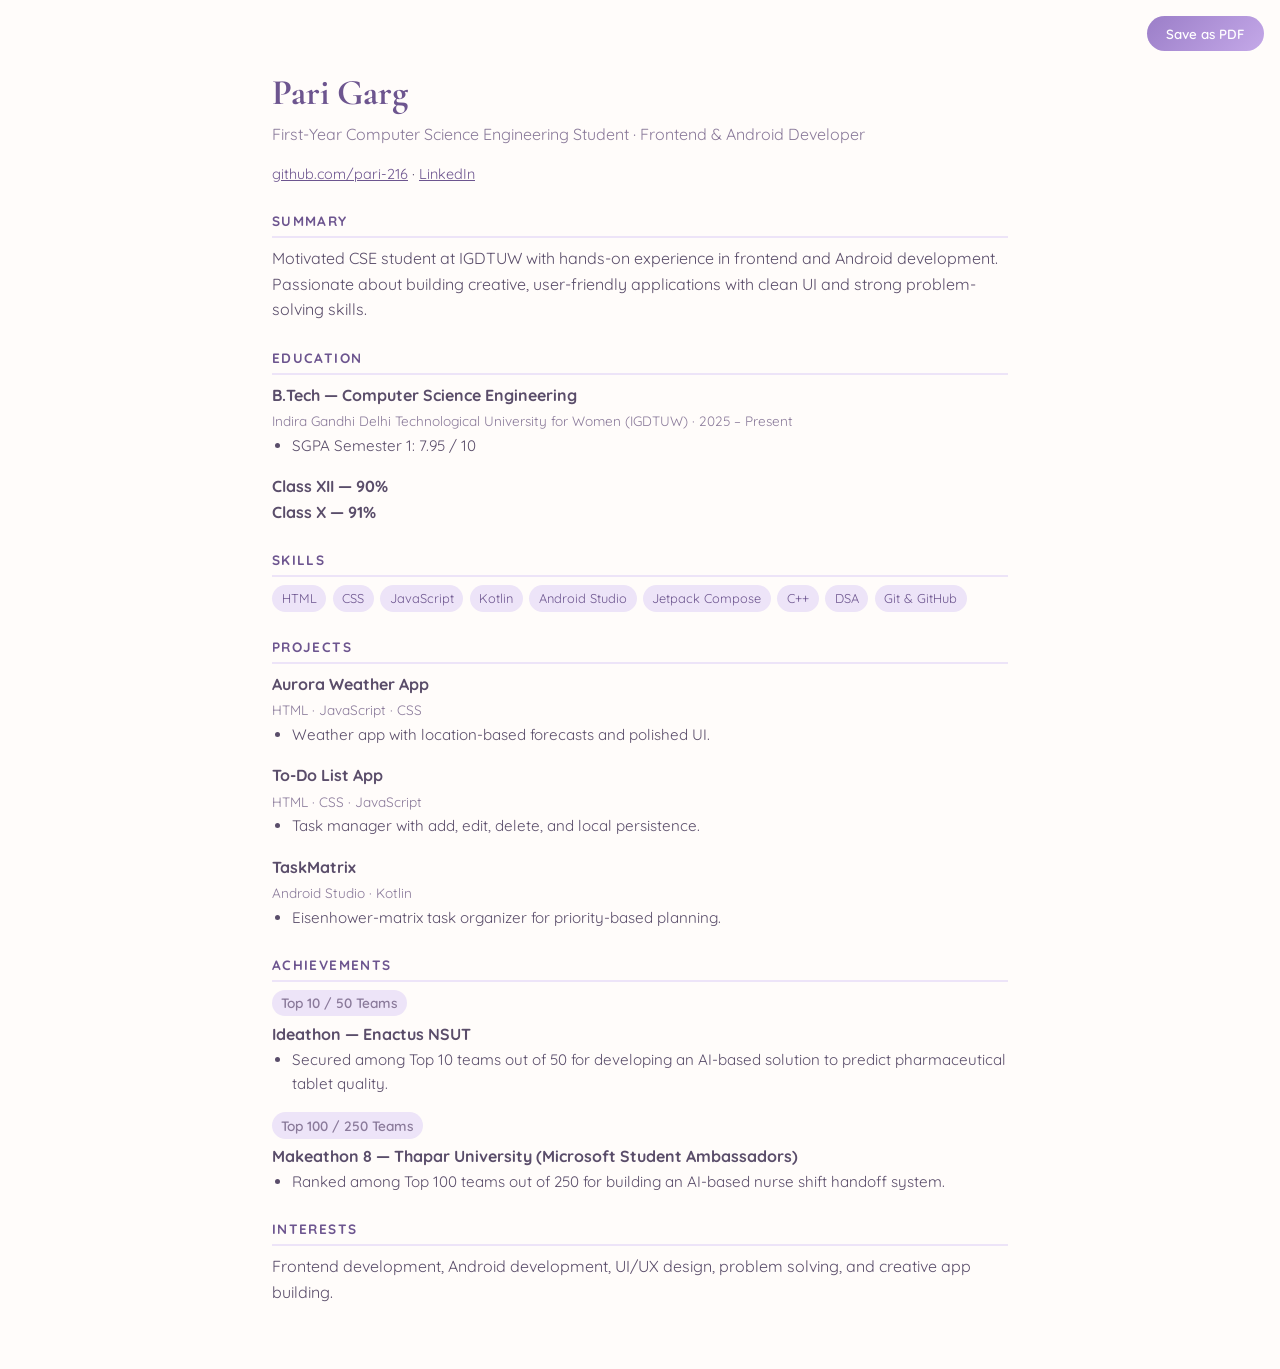
<file: resume.html>
<!DOCTYPE html>
<html lang="en">
<head>
  <meta charset="UTF-8" />
  <meta name="viewport" content="width=device-width, initial-scale=1.0" />
  <title>Pari Garg — Resume</title>
  <link href="https://fonts.googleapis.com/css2?family=Cormorant+Garamond:wght@600&family=Quicksand:wght@400;600&display=swap" rel="stylesheet" />
  <style>
    :root {
      --lavender: #6d558f;
      --text: #5a4d6a;
      --muted: #8a7a9a;
    }
    * { box-sizing: border-box; margin: 0; padding: 0; }
    body {
      font-family: "Quicksand", sans-serif;
      color: var(--text);
      line-height: 1.6;
      max-width: 800px;
      margin: 2rem auto;
      padding: 2rem;
      background: #fffcfa;
    }
    h1 {
      font-family: "Cormorant Garamond", serif;
      font-size: 2.25rem;
      color: var(--lavender);
    }
    h2 {
      font-size: 0.85rem;
      text-transform: uppercase;
      letter-spacing: 0.1em;
      color: var(--lavender);
      margin: 1.5rem 0 0.5rem;
      border-bottom: 2px solid #ede4f8;
      padding-bottom: 0.25rem;
    }
    .subtitle { color: var(--muted); margin-bottom: 1rem; }
    .contact { font-size: 0.9rem; margin-bottom: 1.5rem; }
    .contact a { color: var(--lavender); }
    ul { margin-left: 1.25rem; margin-bottom: 0.75rem; }
    li { margin-bottom: 0.35rem; font-size: 0.95rem; }
    .entry { margin-bottom: 1rem; }
    .entry strong { display: block; }
    .entry span { font-size: 0.85rem; color: var(--muted); }
    .badge {
      display: inline-block;
      font-size: 0.75rem;
      font-weight: 600;
      padding: 0.15rem 0.55rem;
      margin-bottom: 0.35rem;
      background: #ede4f8;
      color: var(--lavender);
      border-radius: 50px;
    }
    .skills { display: flex; flex-wrap: wrap; gap: 0.4rem; }
    .skills span {
      font-size: 0.8rem;
      padding: 0.2rem 0.6rem;
      background: #ede4f8;
      border-radius: 50px;
      color: var(--lavender);
    }
    @media print {
      body { margin: 0; padding: 1.5rem; }
      .no-print { display: none; }
    }
    .print-btn {
      position: fixed;
      top: 1rem;
      right: 1rem;
      padding: 0.6rem 1.2rem;
      background: linear-gradient(135deg, #9b7ec8, #c4a8e8);
      color: white;
      border: none;
      border-radius: 50px;
      font-family: inherit;
      font-weight: 600;
      cursor: pointer;
    }
  </style>
</head>
<body>
  <button class="print-btn no-print" onclick="window.print()">Save as PDF</button>

  <h1>Pari Garg</h1>
  <p class="subtitle">First-Year Computer Science Engineering Student · Frontend &amp; Android Developer</p>
  <p class="contact">
    <a href="https://github.com/pari-216">github.com/pari-216</a> ·
    <a href="https://www.linkedin.com/in/pari-garg-675a1437a/">LinkedIn</a>
  </p>

  <h2>Summary</h2>
  <p>
    Motivated CSE student at IGDTUW with hands-on experience in frontend and Android development.
    Passionate about building creative, user-friendly applications with clean UI and strong problem-solving skills.
  </p>

  <h2>Education</h2>
  <div class="entry">
    <strong>B.Tech — Computer Science Engineering</strong>
    <span>Indira Gandhi Delhi Technological University for Women (IGDTUW) · 2025 – Present</span>
    <ul>
      <li>SGPA Semester 1: 7.95 / 10</li>
    </ul>
  </div>
  <div class="entry">
    <strong>Class XII — 90%</strong>
    <strong>Class X — 91%</strong>
  </div>

  <h2>Skills</h2>
  <div class="skills">
    <span>HTML</span><span>CSS</span><span>JavaScript</span><span>Kotlin</span>
    <span>Android Studio</span><span>Jetpack Compose</span><span>C++</span>
    <span>DSA</span><span>Git &amp; GitHub</span>
  </div>

  <h2>Projects</h2>
  <div class="entry">
    <strong>Aurora Weather App</strong>
    <span>HTML · JavaScript · CSS</span>
    <ul><li>Weather app with location-based forecasts and polished UI.</li></ul>
  </div>
  <div class="entry">
    <strong>To-Do List App</strong>
    <span>HTML · CSS · JavaScript</span>
    <ul><li>Task manager with add, edit, delete, and local persistence.</li></ul>
  </div>
  <div class="entry">
    <strong>TaskMatrix</strong>
    <span>Android Studio · Kotlin</span>
    <ul><li>Eisenhower-matrix task organizer for priority-based planning.</li></ul>
  </div>

  <h2>Achievements</h2>
  <div class="entry">
    <span class="badge">Top 10 / 50 Teams</span>
    <strong>Ideathon — Enactus NSUT</strong>
    <ul>
      <li>Secured among Top 10 teams out of 50 for developing an AI-based solution to predict pharmaceutical tablet quality.</li>
    </ul>
  </div>
  <div class="entry">
    <span class="badge">Top 100 / 250 Teams</span>
    <strong>Makeathon 8 — Thapar University (Microsoft Student Ambassadors)</strong>
    <ul>
      <li>Ranked among Top 100 teams out of 250 for building an AI-based nurse shift handoff system.</li>
    </ul>
  </div>

  <h2>Interests</h2>
  <p>Frontend development, Android development, UI/UX design, problem solving, and creative app building.</p>
</body>
</html>
</file>
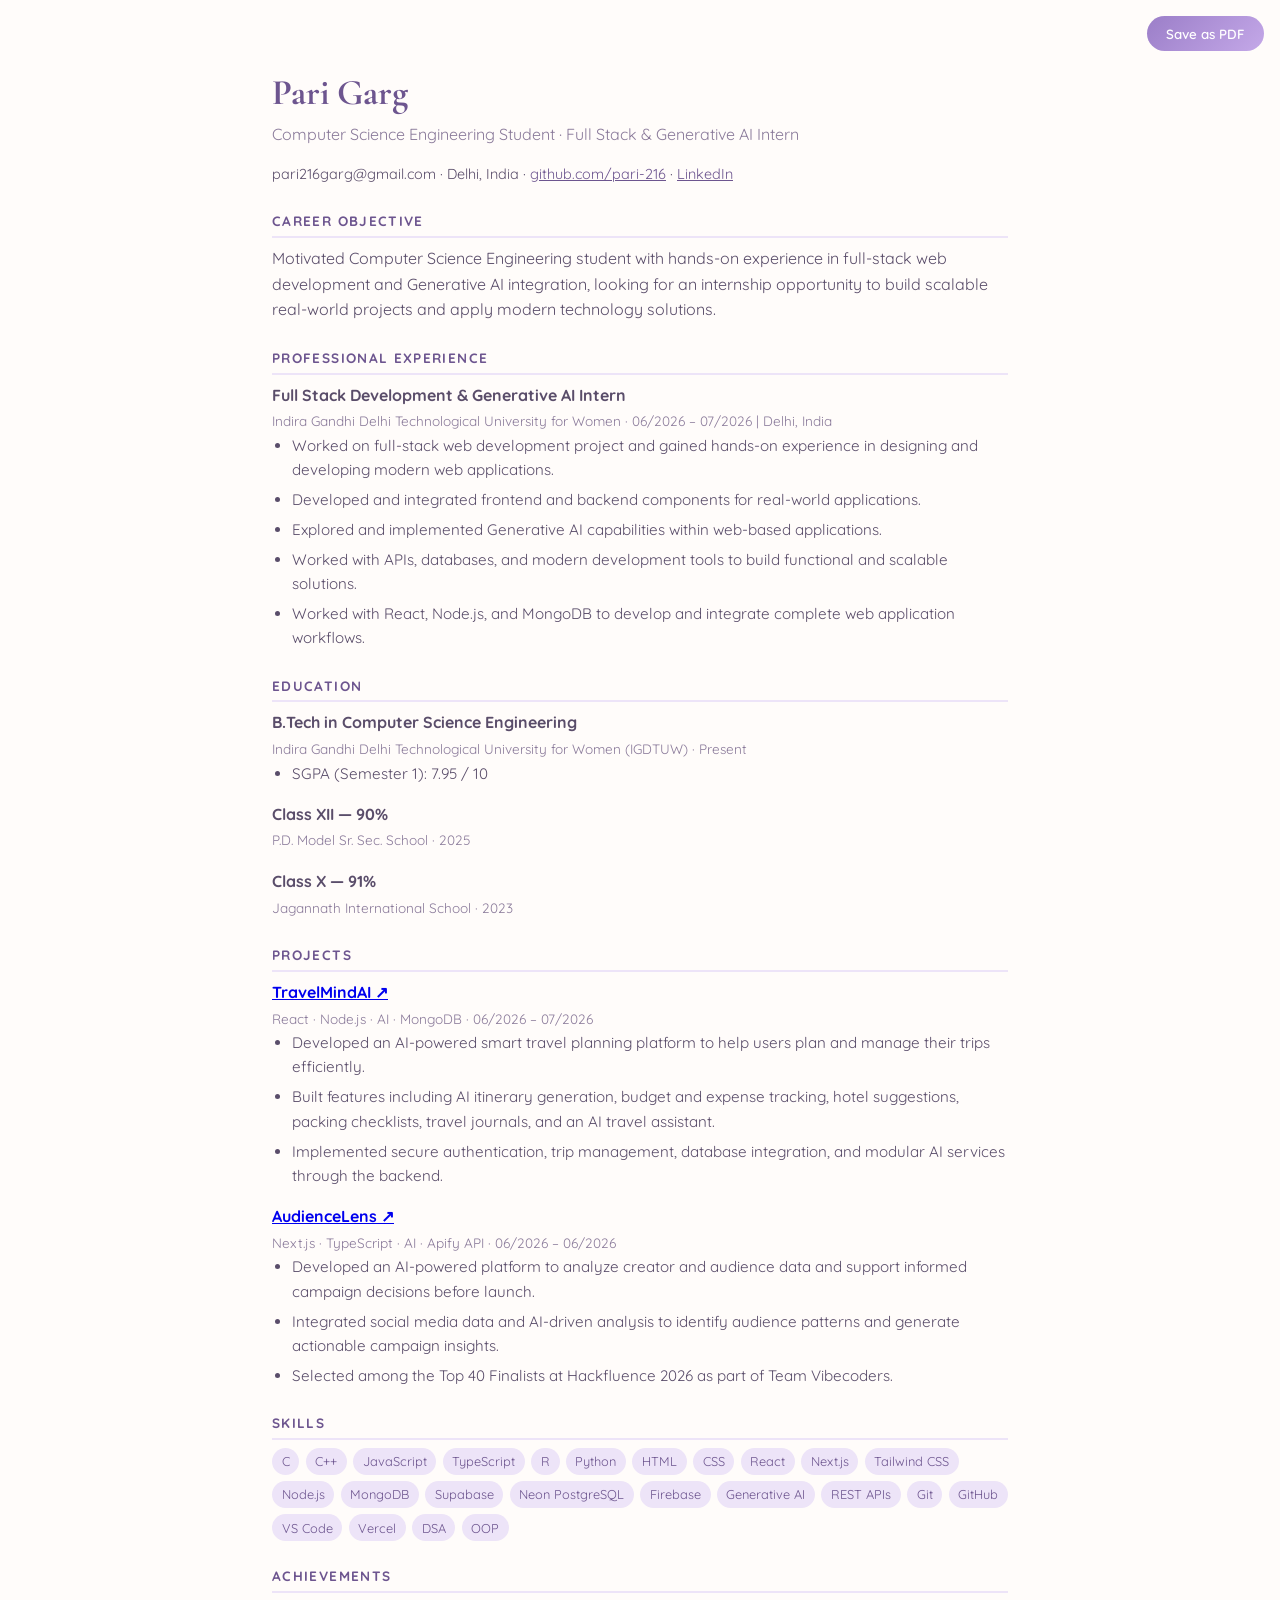
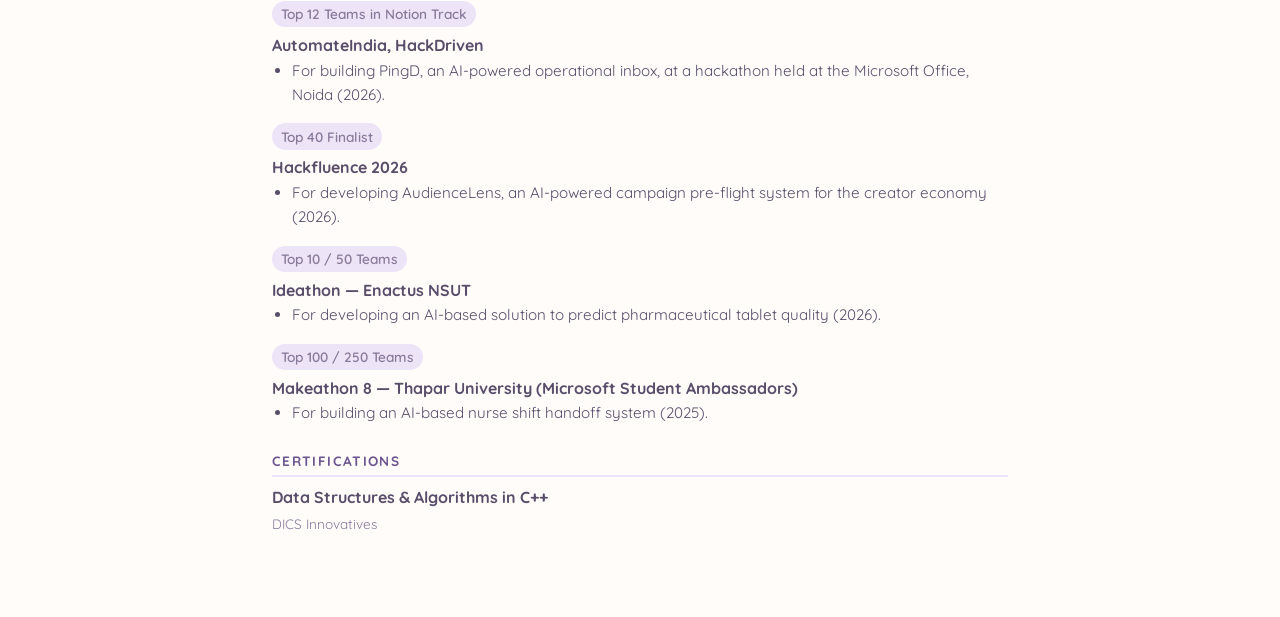
<file: assets/resume.html>
<!DOCTYPE html>
<html lang="en">
<head>
  <meta charset="UTF-8" />
  <meta name="viewport" content="width=device-width, initial-scale=1.0" />
  <title>Pari Garg — Resume</title>
  <link href="https://fonts.googleapis.com/css2?family=Cormorant+Garamond:wght@600&family=Quicksand:wght@400;600&display=swap" rel="stylesheet" />
  <style>
    :root {
      --lavender: #6d558f;
      --text: #5a4d6a;
      --muted: #8a7a9a;
    }
    * { box-sizing: border-box; margin: 0; padding: 0; }
    body {
      font-family: "Quicksand", sans-serif;
      color: var(--text);
      line-height: 1.6;
      max-width: 800px;
      margin: 2rem auto;
      padding: 2rem;
      background: #fffcfa;
    }
    h1 {
      font-family: "Cormorant Garamond", serif;
      font-size: 2.25rem;
      color: var(--lavender);
    }
    h2 {
      font-size: 0.85rem;
      text-transform: uppercase;
      letter-spacing: 0.1em;
      color: var(--lavender);
      margin: 1.5rem 0 0.5rem;
      border-bottom: 2px solid #ede4f8;
      padding-bottom: 0.25rem;
    }
    .subtitle { color: var(--muted); margin-bottom: 1rem; }
    .contact { font-size: 0.9rem; margin-bottom: 1.5rem; }
    .contact a { color: var(--lavender); }
    ul { margin-left: 1.25rem; margin-bottom: 0.75rem; }
    li { margin-bottom: 0.35rem; font-size: 0.95rem; }
    .entry { margin-bottom: 1rem; }
    .entry strong { display: block; }
    .entry span { font-size: 0.85rem; color: var(--muted); }
    .badge {
      display: inline-block;
      font-size: 0.75rem;
      font-weight: 600;
      padding: 0.15rem 0.55rem;
      margin-bottom: 0.35rem;
      background: #ede4f8;
      color: var(--lavender);
      border-radius: 50px;
    }
    .skills { display: flex; flex-wrap: wrap; gap: 0.4rem; }
    .skills span {
      font-size: 0.8rem;
      padding: 0.2rem 0.6rem;
      background: #ede4f8;
      border-radius: 50px;
      color: var(--lavender);
    }
    @media print {
      body { margin: 0; padding: 1.5rem; }
      .no-print { display: none; }
    }
    .print-btn {
      position: fixed;
      top: 1rem;
      right: 1rem;
      padding: 0.6rem 1.2rem;
      background: linear-gradient(135deg, #9b7ec8, #c4a8e8);
      color: white;
      border: none;
      border-radius: 50px;
      font-family: inherit;
      font-weight: 600;
      cursor: pointer;
    }
  </style>
</head>
<body>
  <button class="print-btn no-print" onclick="window.print()">Save as PDF</button>

  <h1>Pari Garg</h1>
  <p class="subtitle">Computer Science Engineering Student · Full Stack &amp; Generative AI Intern</p>
  <p class="contact">
    pari216garg@gmail.com · Delhi, India ·
    <a href="https://github.com/pari-216" target="_blank" rel="noopener">github.com/pari-216</a> ·
    <a href="https://www.linkedin.com/in/pari-garg-675a1437a/" target="_blank" rel="noopener">LinkedIn</a>
  </p>

  <h2>Career Objective</h2>
  <p>
    Motivated Computer Science Engineering student with hands-on experience in full-stack web development and Generative AI integration, looking for an internship opportunity to build scalable real-world projects and apply modern technology solutions.
  </p>

  <h2>Professional Experience</h2>
  <div class="entry">
    <strong>Full Stack Development &amp; Generative AI Intern</strong>
    <span>Indira Gandhi Delhi Technological University for Women · 06/2026 – 07/2026 | Delhi, India</span>
    <ul>
      <li>Worked on full-stack web development project and gained hands-on experience in designing and developing modern web applications.</li>
      <li>Developed and integrated frontend and backend components for real-world applications.</li>
      <li>Explored and implemented Generative AI capabilities within web-based applications.</li>
      <li>Worked with APIs, databases, and modern development tools to build functional and scalable solutions.</li>
      <li>Worked with React, Node.js, and MongoDB to develop and integrate complete web application workflows.</li>
    </ul>
  </div>

  <h2>Education</h2>
  <div class="entry">
    <strong>B.Tech in Computer Science Engineering</strong>
    <span>Indira Gandhi Delhi Technological University for Women (IGDTUW) · Present</span>
    <ul>
      <li>SGPA (Semester 1): 7.95 / 10</li>
    </ul>
  </div>
  <div class="entry">
    <strong>Class XII — 90%</strong>
    <span>P.D. Model Sr. Sec. School · 2025</span>
  </div>
  <div class="entry">
    <strong>Class X — 91%</strong>
    <span>Jagannath International School · 2023</span>
  </div>

  <h2>Projects</h2>
  <div class="entry">
    <strong><a href="https://travelmindai-nine.vercel.app/" target="_blank" rel="noopener">TravelMindAI ↗</a></strong>
    <span>React · Node.js · AI · MongoDB · 06/2026 – 07/2026</span>
    <ul>
      <li>Developed an AI-powered smart travel planning platform to help users plan and manage their trips efficiently.</li>
      <li>Built features including AI itinerary generation, budget and expense tracking, hotel suggestions, packing checklists, travel journals, and an AI travel assistant.</li>
      <li>Implemented secure authentication, trip management, database integration, and modular AI services through the backend.</li>
    </ul>
  </div>
  <div class="entry">
    <strong><a href="https://audiencelens-fawn.vercel.app/" target="_blank" rel="noopener">AudienceLens ↗</a></strong>
    <span>Next.js · TypeScript · AI · Apify API · 06/2026 – 06/2026</span>
    <ul>
      <li>Developed an AI-powered platform to analyze creator and audience data and support informed campaign decisions before launch.</li>
      <li>Integrated social media data and AI-driven analysis to identify audience patterns and generate actionable campaign insights.</li>
      <li>Selected among the Top 40 Finalists at Hackfluence 2026 as part of Team Vibecoders.</li>
    </ul>
  </div>

  <h2>Skills</h2>
  <div class="skills">
    <span>C</span><span>C++</span><span>JavaScript</span><span>TypeScript</span><span>R</span><span>Python</span>
    <span>HTML</span><span>CSS</span><span>React</span><span>Next.js</span><span>Tailwind CSS</span>
    <span>Node.js</span><span>MongoDB</span><span>Supabase</span><span>Neon PostgreSQL</span><span>Firebase</span>
    <span>Generative AI</span><span>REST APIs</span><span>Git</span><span>GitHub</span><span>VS Code</span><span>Vercel</span>
    <span>DSA</span><span>OOP</span>
  </div>

  <h2>Achievements</h2>
  <div class="entry">
    <span class="badge">Top 12 Teams in Notion Track</span>
    <strong>AutomateIndia, HackDriven</strong>
    <ul>
      <li>For building PingD, an AI-powered operational inbox, at a hackathon held at the Microsoft Office, Noida (2026).</li>
    </ul>
  </div>
  <div class="entry">
    <span class="badge">Top 40 Finalist</span>
    <strong>Hackfluence 2026</strong>
    <ul>
      <li>For developing AudienceLens, an AI-powered campaign pre-flight system for the creator economy (2026).</li>
    </ul>
  </div>
  <div class="entry">
    <span class="badge">Top 10 / 50 Teams</span>
    <strong>Ideathon — Enactus NSUT</strong>
    <ul>
      <li>For developing an AI-based solution to predict pharmaceutical tablet quality (2026).</li>
    </ul>
  </div>
  <div class="entry">
    <span class="badge">Top 100 / 250 Teams</span>
    <strong>Makeathon 8 — Thapar University (Microsoft Student Ambassadors)</strong>
    <ul>
      <li>For building an AI-based nurse shift handoff system (2025).</li>
    </ul>
  </div>

  <h2>Certifications</h2>
  <div class="entry">
    <strong>Data Structures &amp; Algorithms in C++</strong>
    <span>DICS Innovatives</span>
  </div>
</body>
</html>
</file>
